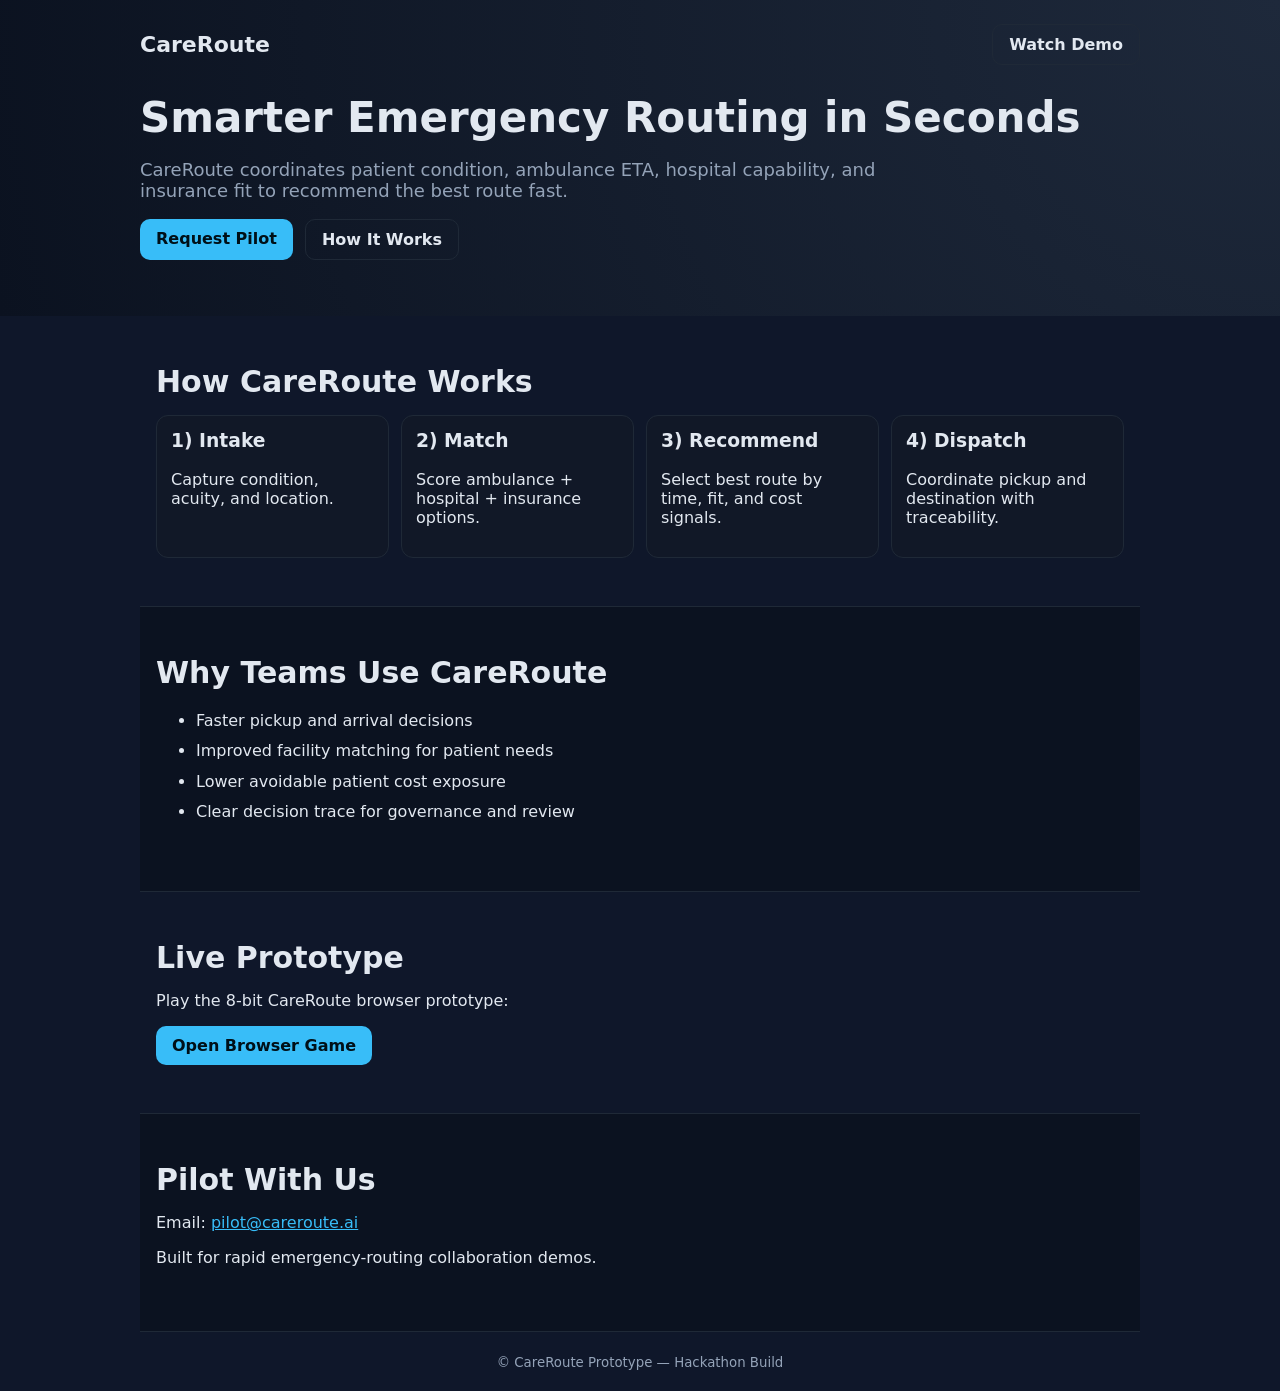
<file: index.html>
<!doctype html>
<html lang="en">
<head>
  <meta charset="utf-8" />
  <meta name="viewport" content="width=device-width, initial-scale=1" />
  <title>CareRoute — Smarter Emergency Routing</title>
  <meta name="description" content="CareRoute helps route patients to the best ambulance and hospital path using fit, time, and cost signals." />
  <link rel="stylesheet" href="styles.css" />
</head>
<body>
  <header class="hero">
    <nav class="nav">
      <div class="logo">CareRoute</div>
      <a href="#demo" class="btn btn-outline">Watch Demo</a>
    </nav>
    <div class="hero-content">
      <h1>Smarter Emergency Routing in Seconds</h1>
      <p>CareRoute coordinates patient condition, ambulance ETA, hospital capability, and insurance fit to recommend the best route fast.</p>
      <div class="cta-row">
        <a class="btn" href="#contact">Request Pilot</a>
        <a class="btn btn-outline" href="#how">How It Works</a>
      </div>
    </div>
  </header>

  <main>
    <section id="how" class="section">
      <h2>How CareRoute Works</h2>
      <div class="grid four">
        <article class="card"><h3>1) Intake</h3><p>Capture condition, acuity, and location.</p></article>
        <article class="card"><h3>2) Match</h3><p>Score ambulance + hospital + insurance options.</p></article>
        <article class="card"><h3>3) Recommend</h3><p>Select best route by time, fit, and cost signals.</p></article>
        <article class="card"><h3>4) Dispatch</h3><p>Coordinate pickup and destination with traceability.</p></article>
      </div>
    </section>

    <section id="value" class="section alt">
      <h2>Why Teams Use CareRoute</h2>
      <ul class="bullets">
        <li>Faster pickup and arrival decisions</li>
        <li>Improved facility matching for patient needs</li>
        <li>Lower avoidable patient cost exposure</li>
        <li>Clear decision trace for governance and review</li>
      </ul>
    </section>

    <section id="demo" class="section">
      <h2>Live Prototype</h2>
      <p>Play the 8-bit CareRoute browser prototype:</p>
      <a class="btn" href="http://127.0.0.1:8102" target="_blank" rel="noopener">Open Browser Game</a>
    </section>

    <section id="contact" class="section alt">
      <h2>Pilot With Us</h2>
      <p>Email: <a href="mailto:pilot@careroute.ai">pilot@careroute.ai</a></p>
      <p>Built for rapid emergency-routing collaboration demos.</p>
    </section>
  </main>

  <footer class="footer">
    <small>© CareRoute Prototype — Hackathon Build</small>
  </footer>
</body>
</html>
</file>
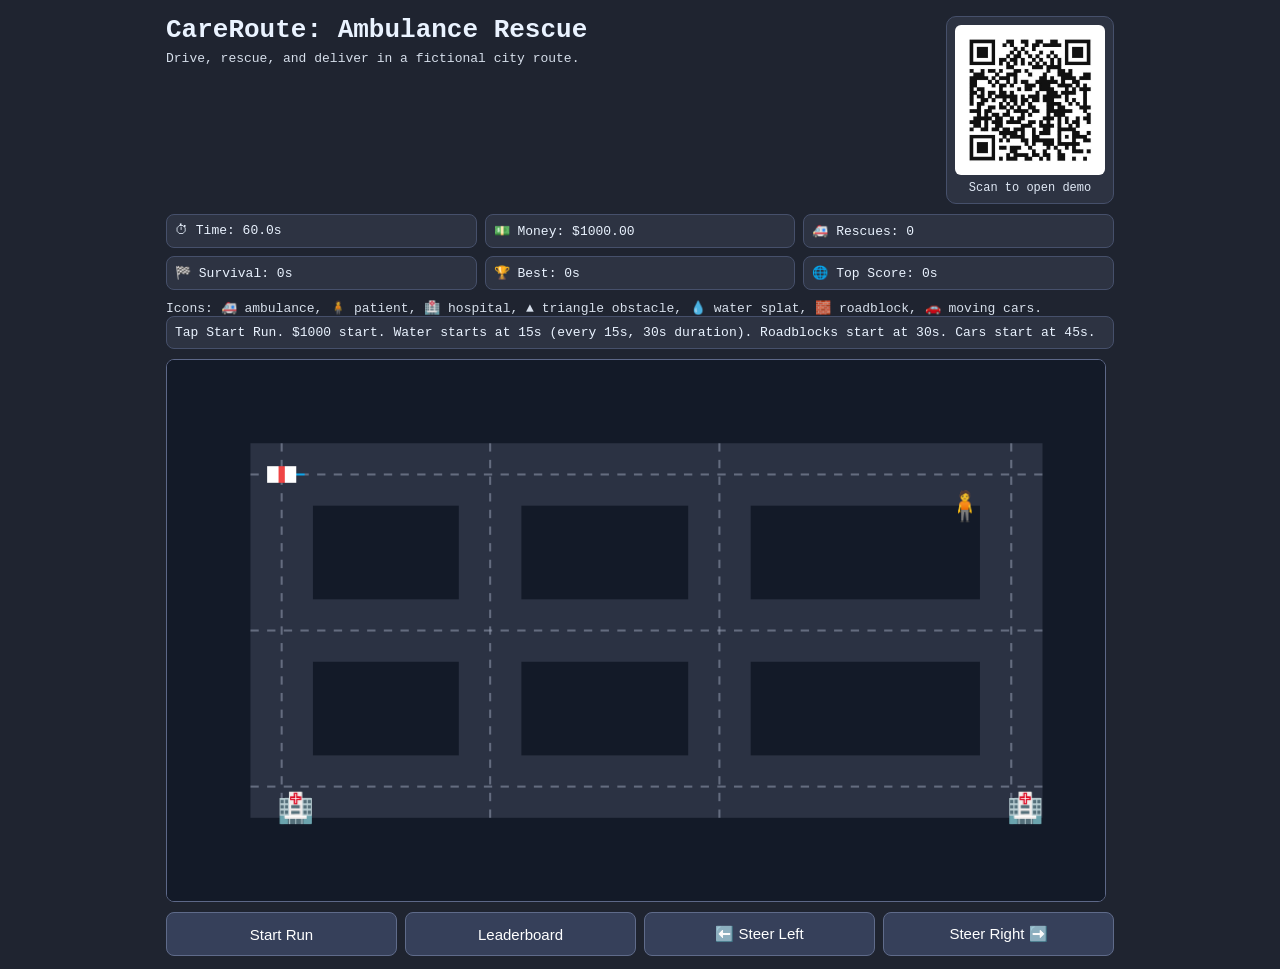
<file: web/index.html>
<!doctype html>
<html>
<head>
  <meta charset="utf-8" />
  <meta name="viewport" content="width=device-width, initial-scale=1, maximum-scale=1, user-scalable=no, viewport-fit=cover" />
  <title>CareRoute Ambulance Rescue MVP</title>
  <link rel="stylesheet" href="style.css" />
</head>
<body>
  <div class="wrap">
    <div class="headerRow">
      <div class="titleCol">
        <h1>CareRoute: Ambulance Rescue</h1>
        <p class="subtitle">Drive, rescue, and deliver in a fictional city route.</p>
      </div>
      <div class="qrBox">
        <img src="assets/qr-code.jpg" alt="Scan QR for quick demo link" class="qrImg" />
        <div class="qrText">Scan to open demo</div>
      </div>
    </div>

    <div class="hud">
      <div>⏱ Time: <span id="timeLeft">60</span>s</div>
      <div>💵 Money: $<span id="moneyLeft">1000.00</span></div>
      <div>🚑 Rescues: <span id="savedCount">0</span></div>
      <div>🏁 Survival: <span id="survivalTime">0</span>s</div>
      <div>🏆 Best: <span id="bestScore">0</span>s</div>
      <div>🌐 Top Score: <span id="topOnlineScore">0</span>s</div>
    </div>

    <div class="legend">Icons: 🚑 ambulance, 🧍 patient, 🏥 hospital, ▲ triangle obstacle, 💧 water splat, 🧱 roadblock, 🚗 moving cars.</div>

    <div id="status" class="result">Tap Start Run. $1000 start. Water starts at 15s (every 15s, 30s duration). Roadblocks start at 30s. Cars start at 45s.</div>

    <canvas id="cityCanvas" width="900" height="520"></canvas>

    <div class="controls">
      <button id="startBtn">Start Run</button>
      <button id="leaderboardBtn">Leaderboard</button>
      <button id="leftBtn">⬅️ Steer Left</button>
      <button id="rightBtn">Steer Right ➡️</button>
    </div>

    <div id="leaderboardPanel" class="leaderboard hiddenPanel">
      <h3>Hackathon Leaderboard</h3>
      <p>Enter a name and submit your latest survival score.</p>
      <div class="leaderboard-form">
        <input id="playerNameInput" maxlength="24" placeholder="Your name" />
        <button id="submitScoreBtn">Submit Score</button>
        <button id="refreshBoardBtn">Refresh</button>
      </div>
      <div id="submitStatus" class="submitStatus"></div>
      <ol id="leaderboardList"></ol>
    </div>

  </div>
  <script src="game.js"></script>
</body>
</html>
</file>
<file: styles.css>
:root{--bg:#0f172a;--fg:#e2e8f0;--muted:#94a3b8;--card:#111827;--accent:#38bdf8;--line:#1f2937}
*{box-sizing:border-box}body{margin:0;font-family:Inter,system-ui,-apple-system,Segoe UI,Roboto,Arial,sans-serif;background:var(--bg);color:var(--fg)}
a{color:var(--accent)}
.hero{padding:24px 16px 56px;background:radial-gradient(circle at top right,#1e293b,#0b1220)}
.nav{max-width:1000px;margin:0 auto 30px;display:flex;justify-content:space-between;align-items:center}
.logo{font-weight:800;font-size:22px}
.hero-content{max-width:1000px;margin:0 auto}.hero h1{font-size:42px;line-height:1.1;margin:.2em 0}.hero p{max-width:760px;color:var(--muted);font-size:18px}
.cta-row{display:flex;gap:12px;margin-top:18px;flex-wrap:wrap}
.btn{display:inline-block;padding:10px 16px;border-radius:10px;background:var(--accent);color:#001018;text-decoration:none;font-weight:700}
.btn-outline{background:transparent;color:var(--fg);border:1px solid var(--line)}
.section{max-width:1000px;margin:0 auto;padding:48px 16px}.section h2{font-size:30px;margin:0 0 16px}
.grid{display:grid;gap:12px}.grid.four{grid-template-columns:repeat(auto-fit,minmax(180px,1fr))}
.card{background:var(--card);border:1px solid var(--line);border-radius:12px;padding:14px}.card h3{margin-top:0}
.alt{background:#0b1220;border-top:1px solid var(--line);border-bottom:1px solid var(--line)}
.bullets{line-height:1.9}
.footer{padding:20px 16px;text-align:center;color:var(--muted)}
</file>
<file: web/style.css>
:root{--bg:#1f2430;--panel:#2d3342;--text:#eaf3ff;--line:#46506b}
*{box-sizing:border-box}body{margin:0;background:var(--bg);color:var(--text);font-family:monospace;-webkit-text-size-adjust:100%}
.wrap{max-width:980px;margin:0 auto;padding:16px}
.headerRow{display:flex;justify-content:space-between;align-items:flex-start;gap:12px;flex-wrap:wrap}
.titleCol{min-width:0;flex:1}
h1{margin:0 0 6px;line-height:1.1}
.subtitle{opacity:.9;margin:0}
.qrBox{background:var(--panel);border:1px solid var(--line);border-radius:10px;padding:8px;display:flex;flex-direction:column;align-items:center;gap:6px;min-width:158px}
.qrImg{width:150px;height:150px;object-fit:cover;border-radius:6px;background:#fff}
.qrText{font-size:12px;opacity:.95;text-align:center}
.hud{display:grid;grid-template-columns:repeat(3,minmax(0,1fr));gap:8px;margin:10px 0}
.hud>div,.result{background:var(--panel);border:1px solid var(--line);padding:8px;border-radius:8px}
#cityCanvas{width:100%;height:auto;max-width:940px;aspect-ratio:900/520;border:1px solid #5d6888;border-radius:8px;background:#0f1420;display:block;margin-top:10px;touch-action:none}
.controls{display:grid;grid-template-columns:repeat(4,1fr);gap:8px;margin-top:10px}
button{padding:12px;border-radius:8px;border:1px solid #5f6b8a;background:#36405a;color:#fff;font-size:15px;touch-action:manipulation}
input{padding:10px;border-radius:8px;border:1px solid #5f6b8a;background:#141a27;color:#fff}
.legend{margin-top:8px;opacity:.9}
.leaderboard{margin-top:10px;background:var(--panel);border:1px solid var(--line);border-radius:8px;padding:10px}
.hiddenPanel{display:none}
.leaderboard-form{display:flex;gap:8px;flex-wrap:wrap;align-items:center}
#leaderboardList{margin:10px 0 0 18px;padding:0}
.submitStatus{opacity:.9;margin-top:6px;min-height:18px}
@media (max-width: 800px){
  .hud{grid-template-columns:repeat(2,minmax(0,1fr))}
  .controls{grid-template-columns:repeat(2,minmax(0,1fr))}
  .qrImg{width:150px;height:150px}
  .qrBox{min-width:158px;padding:6px}
  .qrText{font-size:11px}
}
</file>
